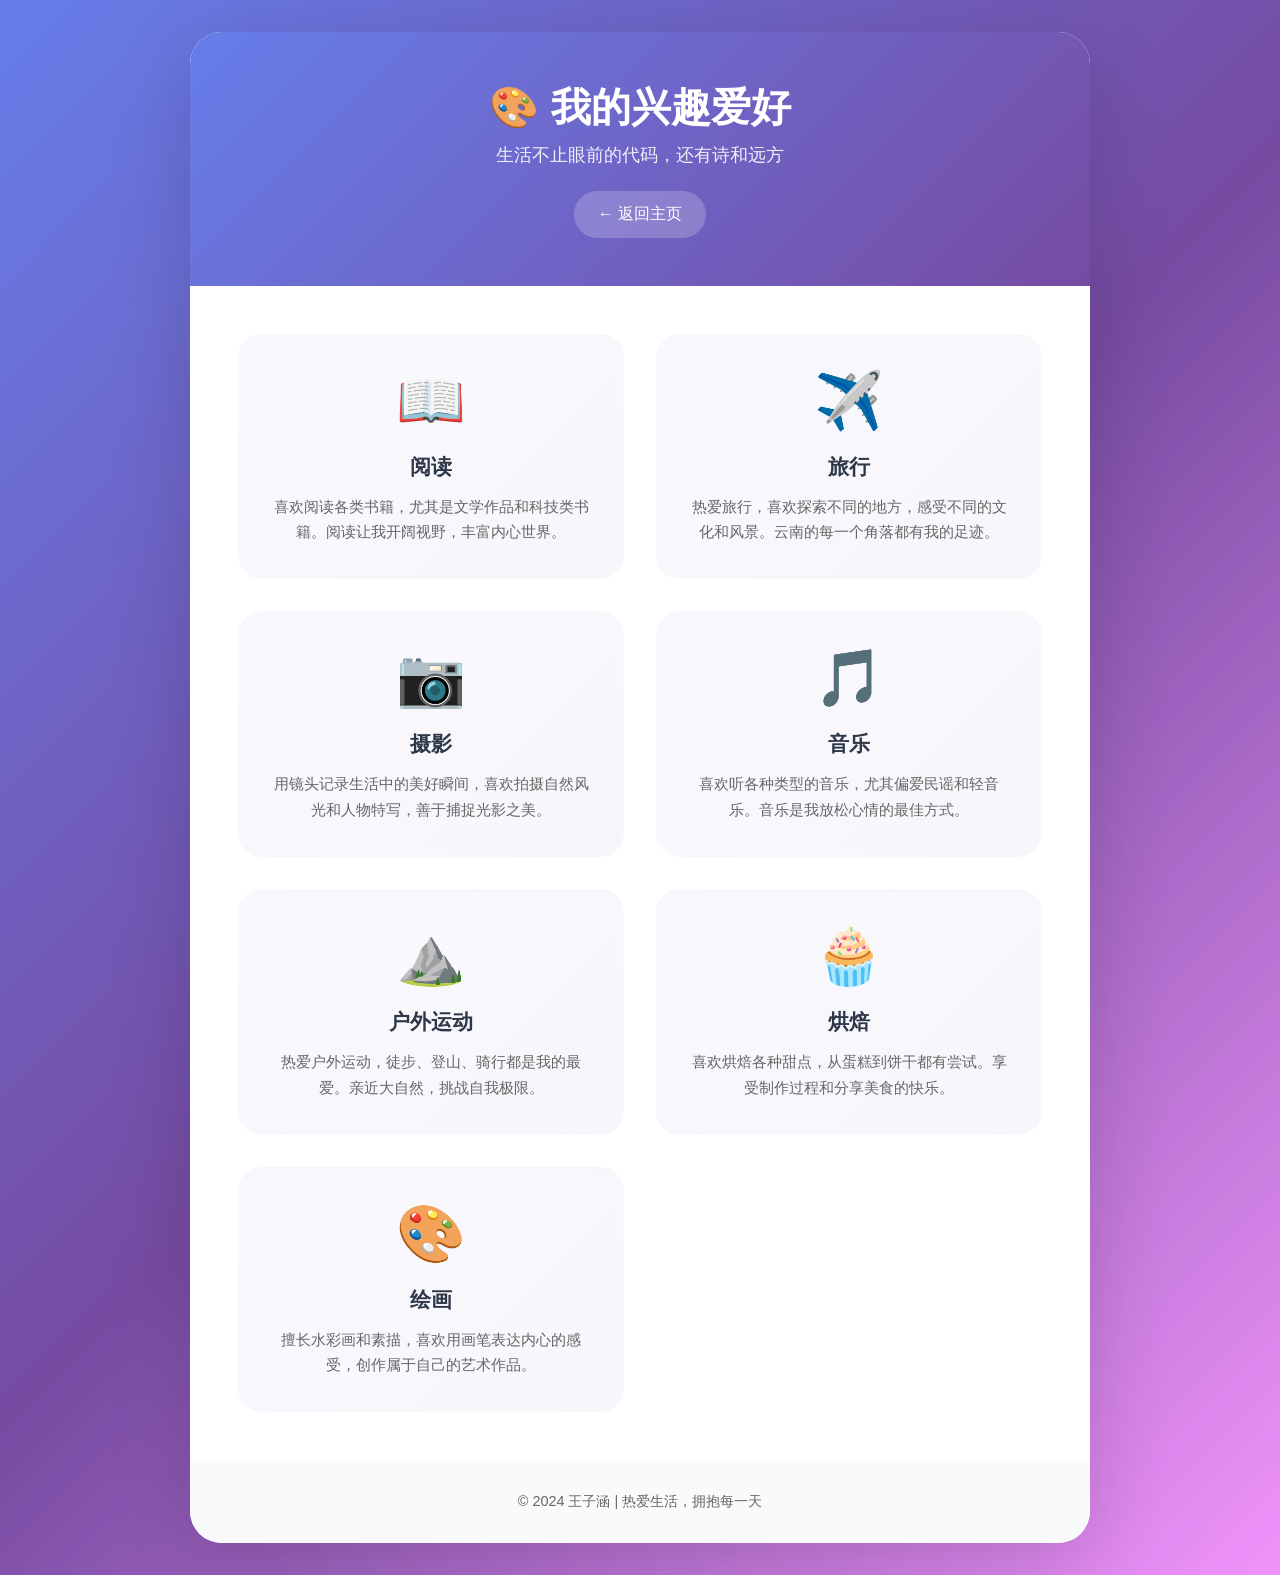
<file: interests.html>
<!DOCTYPE html>
<html lang="zh-CN">
<head>
  <meta charset="UTF-8">
  <meta name="viewport" content="width=device-width, initial-scale=1.0">
  <title>王子涵 - 兴趣爱好</title>
  <style>
    * {
      margin: 0;
      padding: 0;
      box-sizing: border-box;
    }

    body {
      font-family: 'PingFang SC', 'Microsoft YaHei', sans-serif;
      background: linear-gradient(135deg, #667eea 0%, #764ba2 50%, #f093fb 100%);
      min-height: 100vh;
      padding: 2rem;
    }

    .container {
      max-width: 900px;
      margin: 0 auto;
      background: white;
      border-radius: 32px;
      box-shadow: 0 20px 80px rgba(0, 0, 0, 0.15);
      overflow: hidden;
    }

    .header {
      background: linear-gradient(135deg, #667eea 0%, #764ba2 100%);
      color: white;
      padding: 3rem;
      text-align: center;
    }

    .header h1 {
      font-size: 2.5rem;
      margin-bottom: 0.5rem;
      display: flex;
      align-items: center;
      justify-content: center;
      gap: 0.8rem;
    }

    .header p {
      opacity: 0.9;
      font-size: 1.1rem;
    }

    .back-link {
      display: inline-flex;
      align-items: center;
      gap: 0.5rem;
      color: white;
      text-decoration: none;
      margin-top: 1.5rem;
      padding: 0.8rem 1.5rem;
      background: rgba(255, 255, 255, 0.2);
      border-radius: 30px;
      transition: all 0.3s ease;
    }

    .back-link:hover {
      background: rgba(255, 255, 255, 0.3);
      transform: translateY(-2px);
    }

    .content {
      padding: 3rem;
    }

    .interests-grid {
      display: grid;
      grid-template-columns: repeat(auto-fit, minmax(280px, 1fr));
      gap: 2rem;
    }

    .interest-card {
      background: linear-gradient(135deg, rgba(102, 126, 234, 0.05) 0%, rgba(118, 75, 162, 0.05) 100%);
      border-radius: 24px;
      padding: 2rem;
      text-align: center;
      transition: all 0.4s ease;
      border: 2px solid transparent;
    }

    .interest-card:hover {
      transform: translateY(-8px);
      box-shadow: 0 15px 40px rgba(102, 126, 234, 0.15);
      border-color: rgba(102, 126, 234, 0.2);
    }

    .interest-icon {
      font-size: 3.5rem;
      margin-bottom: 1.2rem;
    }

    .interest-title {
      font-size: 1.3rem;
      font-weight: 700;
      color: #2d3748;
      margin-bottom: 0.8rem;
    }

    .interest-description {
      color: #666;
      line-height: 1.7;
      font-size: 0.95rem;
    }

    .highlight-section {
      margin-top: 3rem;
      background: linear-gradient(135deg, #fdf2f8 0%, #ede9fe 100%);
      border-radius: 24px;
      padding: 2.5rem;
    }

    .highlight-section h2 {
      color: #2d3748;
      margin-bottom: 1.5rem;
      font-size: 1.5rem;
    }

    .gallery-grid {
      display: grid;
      grid-template-columns: repeat(auto-fit, minmax(150px, 1fr));
      gap: 1rem;
    }

    .gallery-item {
      aspect-ratio: 4/3;
      border-radius: 16px;
      overflow: hidden;
      cursor: pointer;
      transition: transform 0.3s ease;
    }

    .gallery-item:hover {
      transform: scale(1.05);
    }

    .gallery-item img {
      width: 100%;
      height: 100%;
      object-fit: cover;
    }

    .footer {
      background: #f8fafc;
      padding: 2rem;
      text-align: center;
      color: #666;
      font-size: 0.9rem;
    }

    @media (max-width: 768px) {
      body {
        padding: 1rem;
      }
      
      .header h1 {
        font-size: 1.8rem;
      }
      
      .content {
        padding: 1.5rem;
      }
    }
  </style>
</head>
<body>
  <div class="container">
    <div class="header">
      <h1>🎨 我的兴趣爱好</h1>
      <p>生活不止眼前的代码，还有诗和远方</p>
      <a href="index.html" class="back-link">
        ← 返回主页
      </a>
    </div>

    <div class="content">
      <div class="interests-grid">
        <div class="interest-card">
          <div class="interest-icon">📖</div>
          <div class="interest-title">阅读</div>
          <div class="interest-description">喜欢阅读各类书籍，尤其是文学作品和科技类书籍。阅读让我开阔视野，丰富内心世界。</div>
        </div>

        <div class="interest-card">
          <div class="interest-icon">✈️</div>
          <div class="interest-title">旅行</div>
          <div class="interest-description">热爱旅行，喜欢探索不同的地方，感受不同的文化和风景。云南的每一个角落都有我的足迹。</div>
        </div>

        <div class="interest-card">
          <div class="interest-icon">📷</div>
          <div class="interest-title">摄影</div>
          <div class="interest-description">用镜头记录生活中的美好瞬间，喜欢拍摄自然风光和人物特写，善于捕捉光影之美。</div>
        </div>

        <div class="interest-card">
          <div class="interest-icon">🎵</div>
          <div class="interest-title">音乐</div>
          <div class="interest-description">喜欢听各种类型的音乐，尤其偏爱民谣和轻音乐。音乐是我放松心情的最佳方式。</div>
        </div>

        <div class="interest-card">
          <div class="interest-icon">⛰️</div>
          <div class="interest-title">户外运动</div>
          <div class="interest-description">热爱户外运动，徒步、登山、骑行都是我的最爱。亲近大自然，挑战自我极限。</div>
        </div>

        <div class="interest-card">
          <div class="interest-icon">🧁</div>
          <div class="interest-title">烘焙</div>
          <div class="interest-description">喜欢烘焙各种甜点，从蛋糕到饼干都有尝试。享受制作过程和分享美食的快乐。</div>
        </div>

        <div class="interest-card">
          <div class="interest-icon">🎨</div>
          <div class="interest-title">绘画</div>
          <div class="interest-description">擅长水彩画和素描，喜欢用画笔表达内心的感受，创作属于自己的艺术作品。</div>
        </div>
      </div>

  
    </div>

    <div class="footer">
      © 2024 王子涵 | 热爱生活，拥抱每一天
    </div>
  </div>
</body>
</html>
</file>
